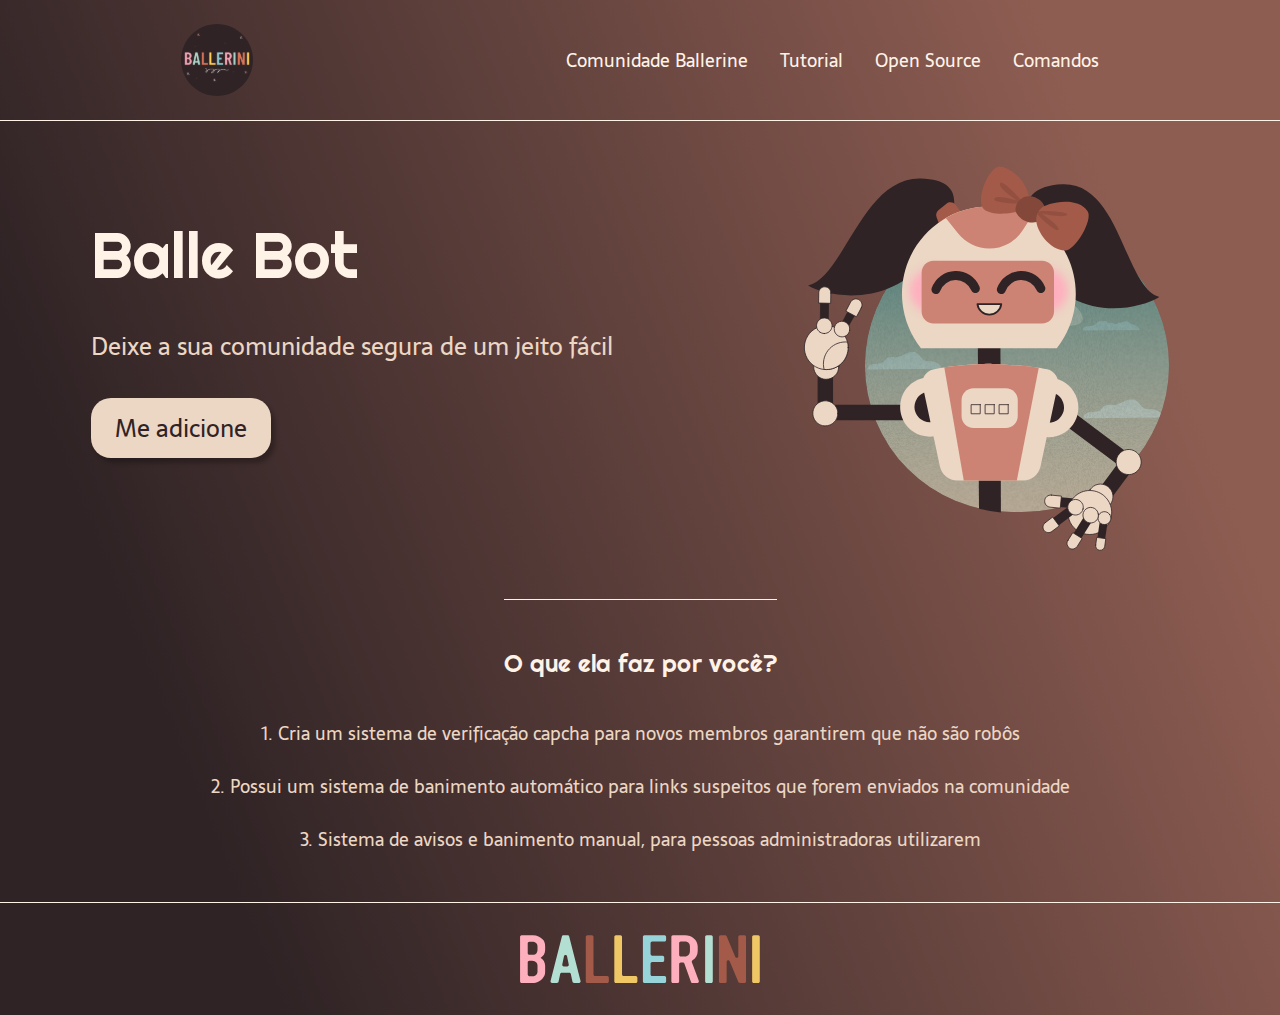
<file: Landing Page - Balle Bot/index.html>
<!DOCTYPE html>
<html lang="pt-BR">
<head>
    <meta charset="UTF-8">
    <meta http-equiv="X-UA-Compatible" content="IE=edge">
    <meta name="viewport" content="width=device-width, initial-scale=1.0">
    <meta name="description" content="Um bot que irá moderar e deixar a sua comunidade de um jeito fácil">
    <title>Balle Bot -  Modere a sua comunidade do Discord</title>

    <link rel="stylesheet" href="style.css">
</head>

<body>
    <header class="cabecalho">
        <img class="cabecalho-imagem" src="./assets/logo.svg" alt="Logo da comunidade Ballerine">
        <nav class="cabecalho-menu">
            <a class="cabecalho-menu-item" href="https://discord.gg/wagxzStdcR" target="_blank">Comunidade Ballerine</a>
            <a class="cabecalho-menu-item">Tutorial</a>
            <a class="cabecalho-menu-item">Open Source</a>
            <a class="cabecalho-menu-item">Comandos</a>
        </nav>
    </header>

    <main class="conteudo">
        <section class="conteudo-principal">
            <div class="conteudo-principal-escrito">
                <h1 class="conteudo-principal-titulo">Balle Bot</h1>
                <h2 class="conteudo-principal-subtitulo">Deixe a sua comunidade segura de um jeito fácil</h2>
                <button class="conteudo-principal-botao">Me adicione</button>
            </div>
            <img class="conteudo-principal-imagem" src="./assets/balleBot.svg" alt="imagem da Balle Bot">
        </section>

        <section class="conteudo-secundario">
            <h3 class="conteudo-secundario-titulo">O que ela faz por você?</h3>
            <p class="conteudo-secundario-paragrafo">1. Cria um <strong>sistema de verificação capcha</strong> para novos membros garantirem que não são robôs</p>
            <p class="conteudo-secundario-paragrafo">2. Possui um <strong>sistema de banimento automático</strong> para links suspeitos que forem enviados na comunidade</p>
            <p class="conteudo-secundario-paragrafo">3. <strong>Sistema de avisos e banimento manual</strong>, para pessoas administradoras utilizarem</p>
        </section>
    </main>

    <footer class="rodape">
        <img class="rodape-imagem" src="./assets/ballerini.svg" alt="">
    </footer>
</body>
</html>
</file>
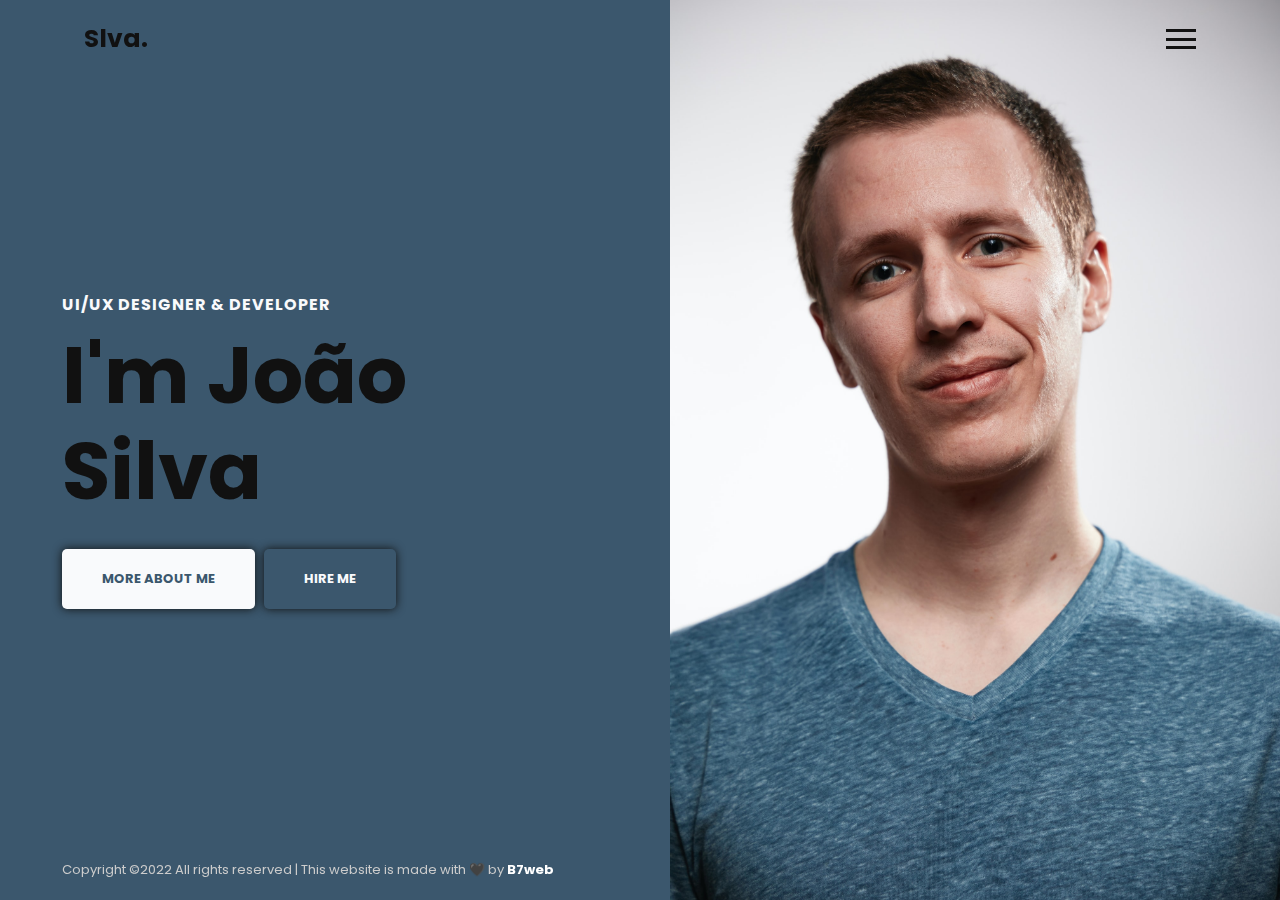
<file: Portfolio/index.html>
<!DOCTYPE html>
<html lang="en">
<head>
  <meta charset="UTF-8">
  <meta http-equiv="X-UA-Compatible" content="IE=edge">
  <meta name="viewport" content="width=device-width, initial-scale=1.0">
  <title>João Silva</title>
  <link rel="stylesheet" href="./assets/css/style.css">
</head>

<body>
  <header>
    <div class="logo">Slva.</div>
    <div class="menu">
      <div class="menu-line"></div>
      <div class="menu-line"></div>
      <div class="menu-line"></div>
    </div>
  </header>

  <section class="container">
    <div class="leftside">
      <div class="info">
        <div class="profession">UI/UX Designer & Developer</div>
        <div class="name">I'm João Silva</div>
        <div class="buttons">
          <a href="">More about me</a>
          <a href="" class="light">Hire me</a>
        </div>

        <div class="footer">
          Copyright ©2022 All rights reserved | This website is made with 🖤 by <a href="http://b7web.com.br">B7web</a>
        </div>
      </div>
    </div>
    <div class="rightside"></div>
  </section>

  <footer>
    
  </footer>
</body>
</html>
</file>
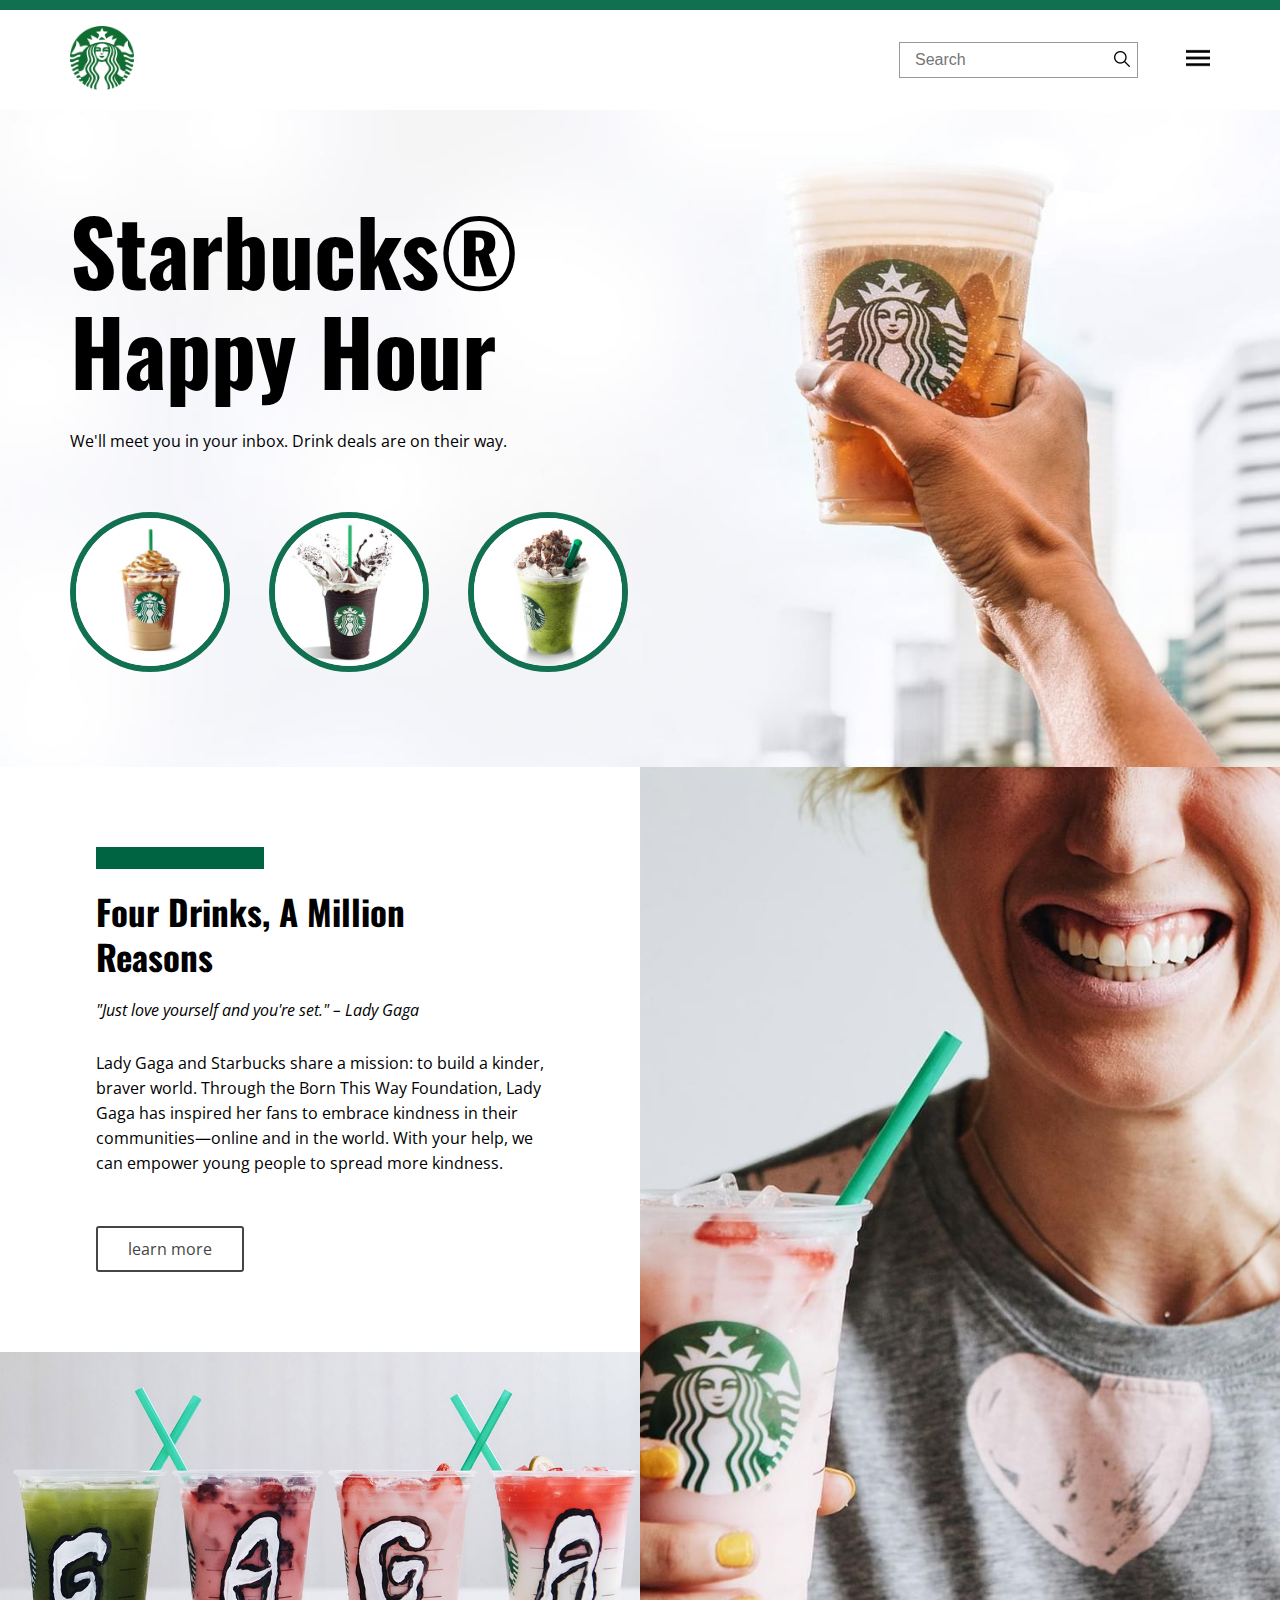
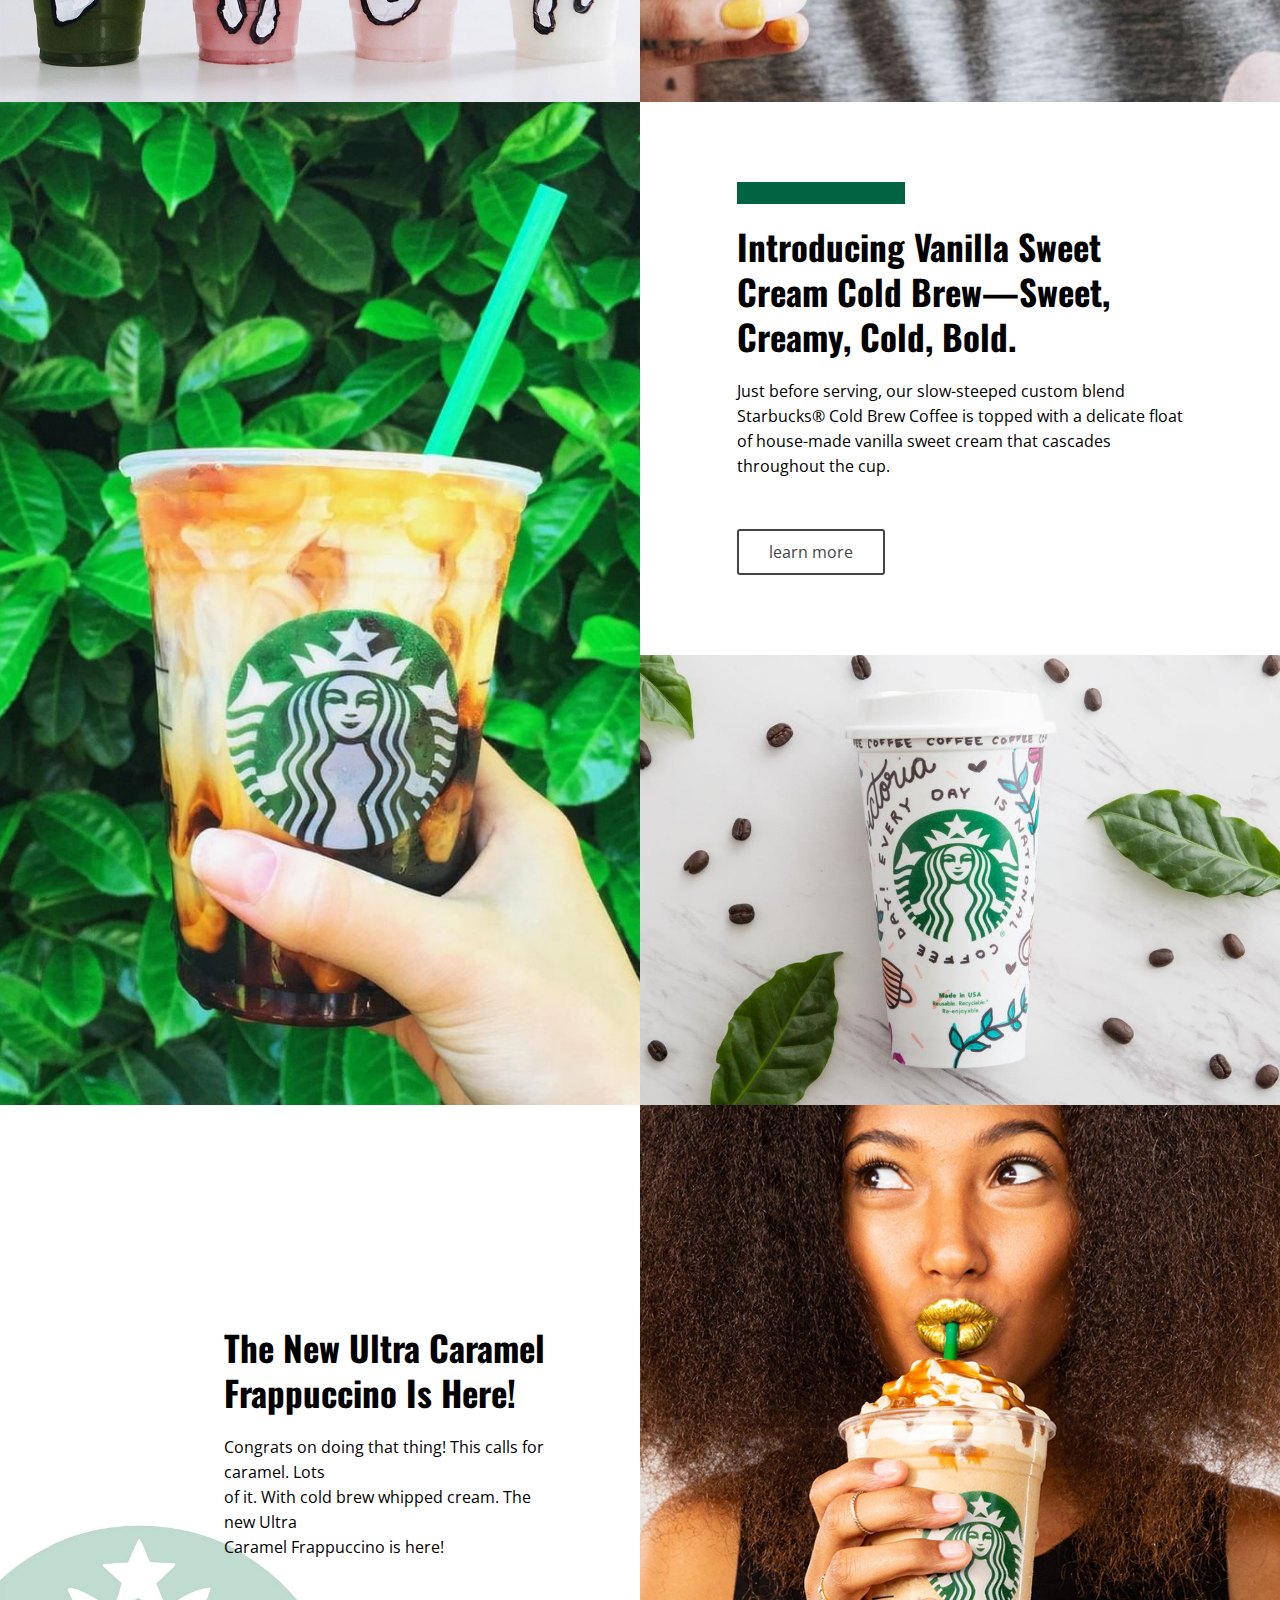
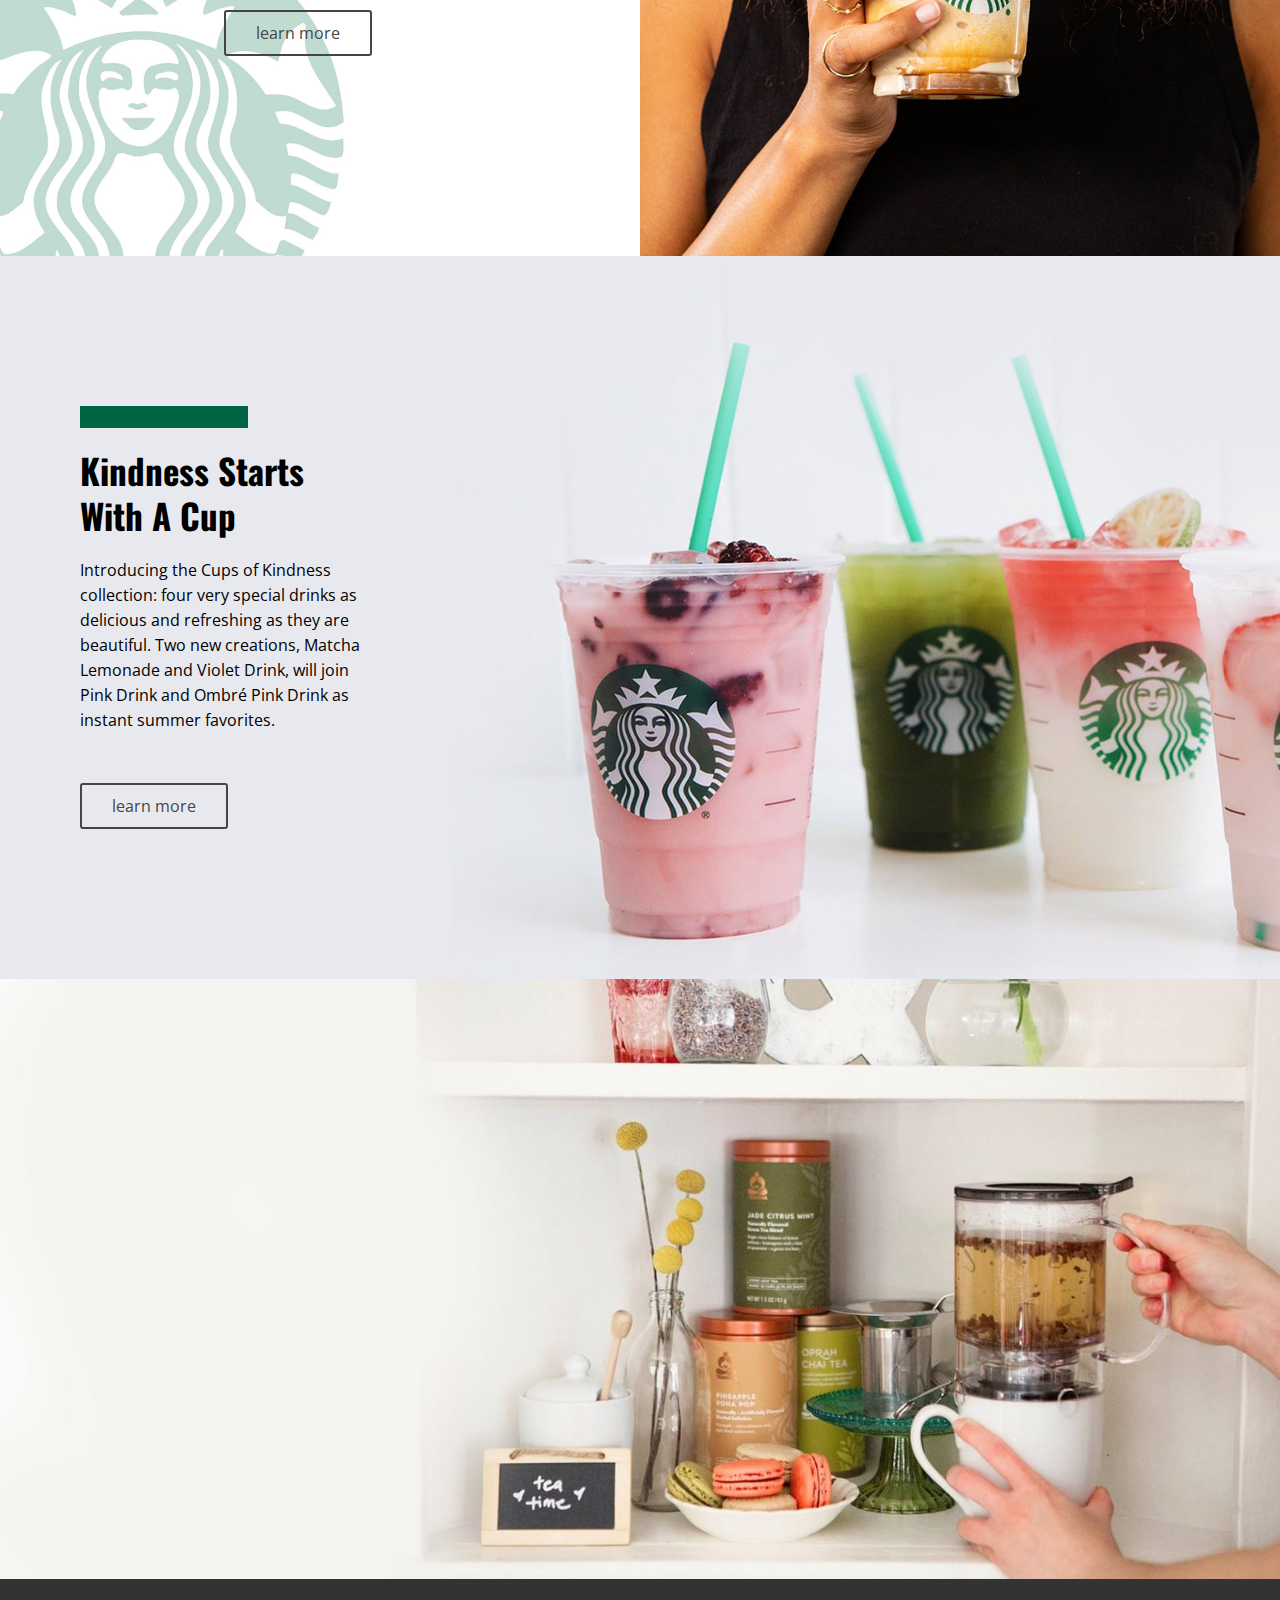
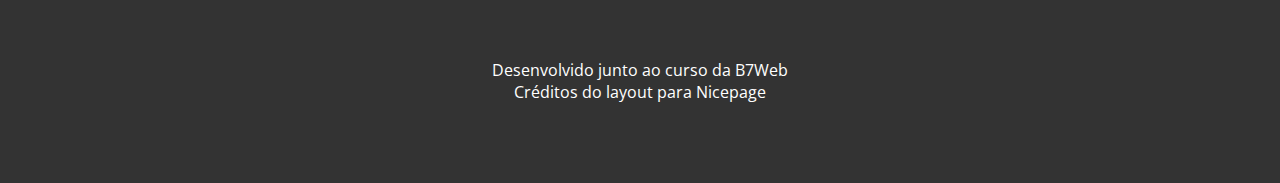
<file: Starbucks/index.html>
<!DOCTYPE html>
<html>

<head>
  <meta charset="UTF-8">
  <meta http-equiv="X-UA-Compatible" content="IE=edge">
  <meta name="viewport" content="width=device-width, initial-scale=1.0">
  <title>Starbucks</title>
  <link rel="stylesheet" href="./assets/css/style.css">
</head>

<body>
  <header>
    <div class="line"></div>
    <div class="container header--area">
      <div class="header-left">
        <a href="/"><img src="./assets/images/logo.png" alt="logo Starbucks"></a>
      </div>
      <div class="header--right">
        <div class="header--search">
          <form>
            <input type="text" nome="search" placeholder="Search">
            <button>
              <img src="./assets/images/loupe.png" alt="loupe">
            </button>
          </form>
        </div>
        <div class="header--menu">
          <img src="./assets/images/menu.png" alt="menu icon">
        </div>
      </div>
    </div>
  </header>

  <section class="banner">
    <div class="container">
      <h1>Starbucks® <br>Happy Hour</h1>
      <span>We'll meet you in your inbox. Drink deals are on their way.</span>
      <div class="banner--images">
        <img src="./assets/images/c1.jpg" alt="">
        <img src="./assets/images/c2.jpg" alt="">
        <img src="./assets/images/c3.jpg" alt="">
      </div>
    </div>
  </section>

  <section class="area1">
    <div class="area1--content">
      <div class="bar"></div>
      <h2>Four Drinks, A Million<br>Reasons </h2>

      <div class="area1--quote">"Just love yourself and you're set." – Lady Gaga</div>
      <div class="area1--text">
        Lady Gaga and Starbucks share a mission: to build a kinder,
        <br>braver world. Through the Born This Way Foundation, Lady
        <br>Gaga has inspired her fans to embrace kindness in their
        <br>communities—online and in the world. With your help, we
        <br>can empower young people to spread more kindness.
      </div>

      <a href="#" class="button">learn more</a>
    </div>
    <div class="area1--img1"></div>
    <div class="area1--img2"></div>
  </section>

  <section class="area2">
    <div class="area2--content">
      <div class="bar"></div>
      <h2>Introducing Vanilla Sweet
        <br>Cream Cold Brew—Sweet,
        <br>Creamy, Cold, Bold.
      </h2>

      <div class="area2--text">
        Just before serving, our slow-steeped custom blend
        <br>Starbucks® Cold Brew Coffee is topped with a delicate float
        <br>of house-made vanilla sweet cream that cascades
        <br>throughout the cup.
      </div>

      <a href="#" class="button">learn more</a>
    </div>
    <div class="area2--img1"></div>
    <div class="area2--img2"></div>
  </section>

  <section class="area3">
    <div class="area3--content">
      <h2>The New Ultra Caramel<br>Frappuccino Is Here!</h2>
      <div class="area3--text">
        Congrats on doing that thing! This calls for caramel. Lots
        <br>of it. With cold brew whipped cream. The new Ultra
        <br>Caramel Frappuccino is here!
      </div>
      <a href="#" class="button">learn more</a>
    </div>
    <div class="area3--img1"></div>
  </section>

  <section class="area4">
    <div class="area4--content">
      <div class="bar"></div>
      <h2>Kindness Starts<br>With A Cup</h2>
      <div class="area4--text">
        Introducing the Cups of Kindness
        collection: four very special drinks as
        delicious and refreshing as they are
        beautiful. Two new creations, Matcha
        Lemonade and Violet Drink, will join Pink
        Drink and Ombré Pink Drink as instant
        summer favorites.
      </div>
      <a href="#" class="button">learn more</a>
    </div>
    <div class="area4--img1"></div>
  </section>

  <section class="area5"></section>

  <footer>
    Desenvolvido junto ao curso da B7Web<br>
    Créditos do layout para Nicepage
  </footer>
</body>

</html>
</file>
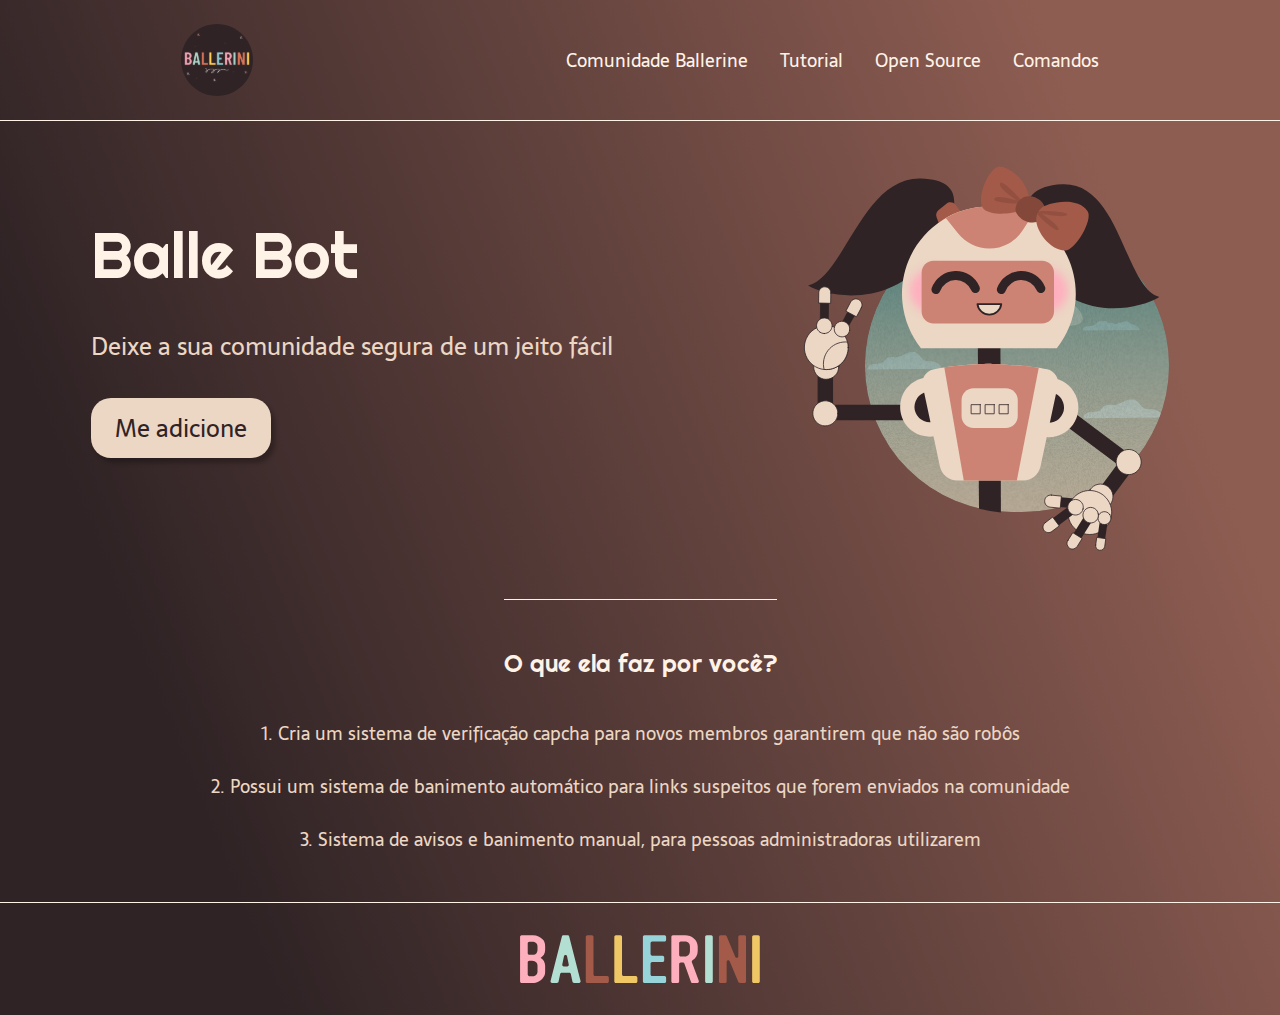
<file: html5_css3/Landing Page - Balle Bot/index.html>
<!DOCTYPE html>
<html lang="pt-BR">
<head>
    <meta charset="UTF-8">
    <meta http-equiv="X-UA-Compatible" content="IE=edge">
    <meta name="viewport" content="width=device-width, initial-scale=1.0">
    <meta name="description" content="Um bot que irá moderar e deixar a sua comunidade de um jeito fácil">
    <title>Balle Bot -  Modere a sua comunidade do Discord</title>

    <link rel="stylesheet" href="style.css">
</head>

<body>
    <header class="cabecalho">
        <img class="cabecalho-imagem" src="logo.svg" alt="Logo da comunidade Ballerine">
        <nav class="cabecalho-menu">
            <a class="cabecalho-menu-item" href="https://discord.gg/wagxzStdcR" target="_blank">Comunidade Ballerine</a>
            <a class="cabecalho-menu-item">Tutorial</a>
            <a class="cabecalho-menu-item">Open Source</a>
            <a class="cabecalho-menu-item">Comandos</a>
        </nav>
    </header>

    <main class="conteudo">
        <section class="conteudo-principal">
            <div class="conteudo-principal-escrito">
                <h1 class="conteudo-principal-titulo">Balle Bot</h1>
                <h2 class="conteudo-principal-subtitulo">Deixe a sua comunidade segura de um jeito fácil</h2>
                <button class="conteudo-principal-botao">Me adicione</button>
            </div>
            <img class="conteudo-principal-imagem" src="balleBot.svg" alt="imagem da Balle Bot">
        </section>

        <section class="conteudo-secundario">
            <h3 class="conteudo-secundario-titulo">O que ela faz por você?</h3>
            <p class="conteudo-secundario-paragrafo">1. Cria um <strong>sistema de verificação capcha</strong> para novos membros garantirem que não são robôs</p>
            <p class="conteudo-secundario-paragrafo">2. Possui um <strong>sistema de banimento automático</strong> para links suspeitos que forem enviados na comunidade</p>
            <p class="conteudo-secundario-paragrafo">3. <strong>Sistema de avisos e banimento manual</strong>, para pessoas administradoras utilizarem</p>
        </section>
    </main>

    <footer class="rodape">
        <img class="rodape-imagem" src="ballerini.svg" alt="">
    </footer>
</body>
</html>
</file>
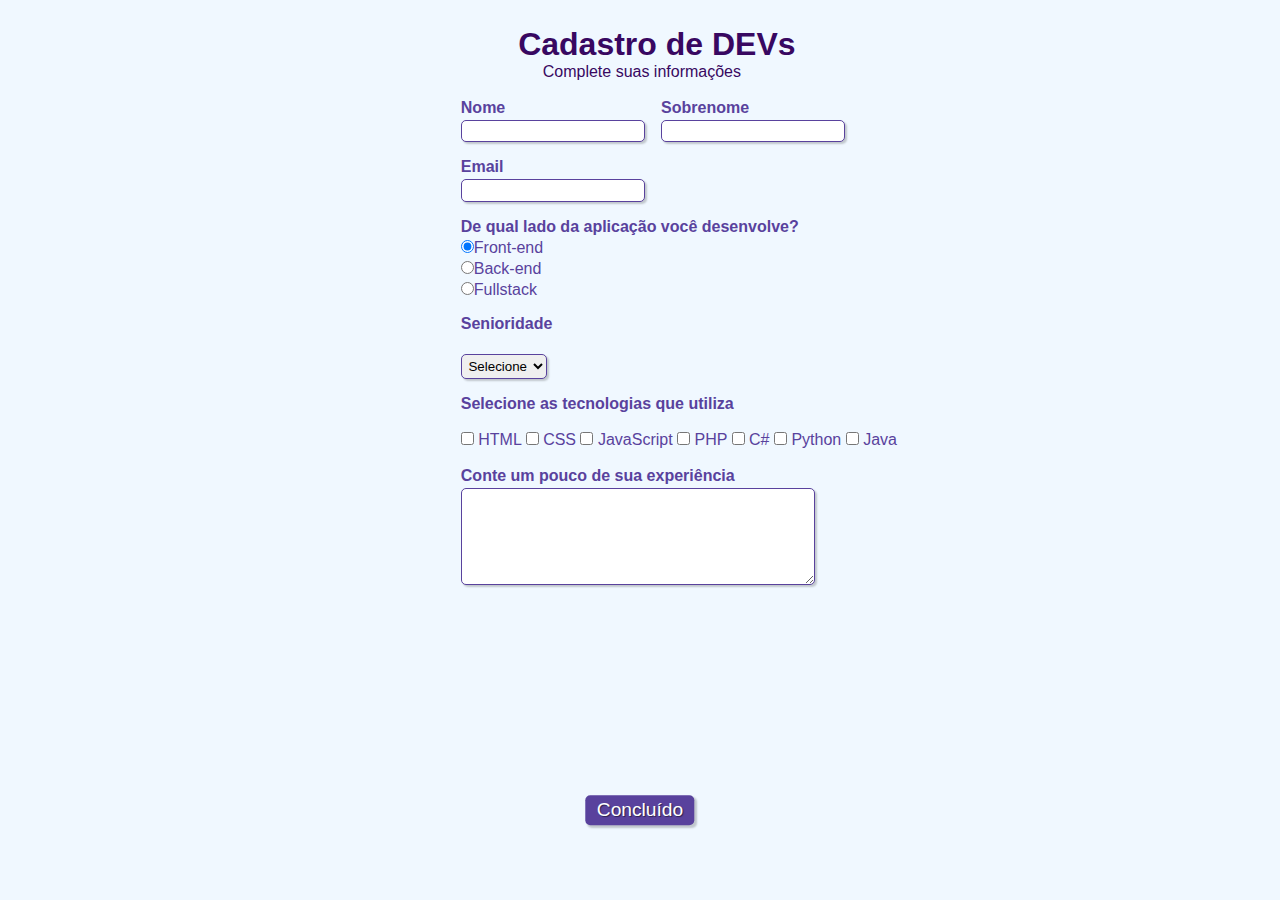
<file: form_dev/form.html>
<!DOCTYPE html>
<html lang="pt-br">
<head>
    <meta charset="UTF-8">
    <meta http-equiv="X-UA-Compatible" content="IE=edge">
    <meta name="viewport" content="width=device-width, initial-scale=1.0">
    <title>cadastro</title>

    <link rel="stylesheet" href="style_form.css">
</head>
<body>
    <div>
        <h1 id="title">Cadastro de DEVs</h1>
        <p id="subtitle">Complete suas informações</p>
        <br>
    </div>

    <form>
        <fieldset class="group">
            <div class="field">
                <label for="name"><strong>Nome</strong></label>
                <input type="text" name="name" id="name" required>
            </div>

            <div class="field">
                <label for="lastName"><strong>Sobrenome</strong></label>
                <input type="text" name="lastName" id="lastName" required>
            </div>
            
        </fieldset>

        <div class="field">
            <label for="email"><strong>Email</strong></label>
            <input type="email" name="email" id="email" required>
        </div>

        <div class="field">
            <label for=""><strong>De qual lado da aplicação você desenvolve?</strong></label>

            <label>
                <input type="radio" name="dev" value="front-end" checked>Front-end 
            </label>
            <label>
                <input type="radio" name="dev" value="back-end">Back-end
            </label>
            <label>
                <input type="radio" name="dev" value="fullstack">Fullstack
            </label>
        </div>

        <div class="field">
            <label for="seniority"><strong>Senioridade</strong></label> <br>
            <select id="seniority">
                <option selected disabled value="">Selecione</option>
                <option value="junior">Junior</option>
                <option value="pleno">Pleno</option>
                <option value="senior">Senior</option>
            </select>
        </div>

        <fieldset class="group">
            <label><strong>Selecione as tecnologias que utiliza</strong></label> <br><br>
            
            <input type="checkbox" name="tecnologia1" id="tecnologia1" value="HTML">
            <label for="tecnologia1">HTML</label>
            <input type="checkbox" name="tecnologia2" id="tecnologia2" value="CSS">
            <label for="tecnologia2">CSS</label>
            <input type="checkbox" name="tecnologia3" id="tecnologia3" value="JavaScript">
            <label for="tecnologia3">JavaScript</label>
            <input type="checkbox" name="tecnologia4" id="tecnologia4" value="PHP">
            <label for="tecnologia4">PHP</label>
            <input type="checkbox" name="tecnologia5" id="tecnologia5" value="C#">
            <label for="tecnologia5">C#</label>
            <input type="checkbox" name="tecnologia6" id="tecnologia6" value="Python">
            <label for="tecnologia6">Python</label>
            <input type="checkbox" name="tecnologia7" id="tecnologia7" value="Java">
            <label for="tecnologia7">Java</label>
        </fieldset>


        <div class="field">
            <br>
            <label><strong>Conte um pouco de sua experiência</strong></label>
            <textarea rows="6" style="width: 26em" name="experience" id="experience"></textarea>
        </div>

        <button class="button" type="submit">Concluído</button>
    </form>

</body>
</html>
</file>
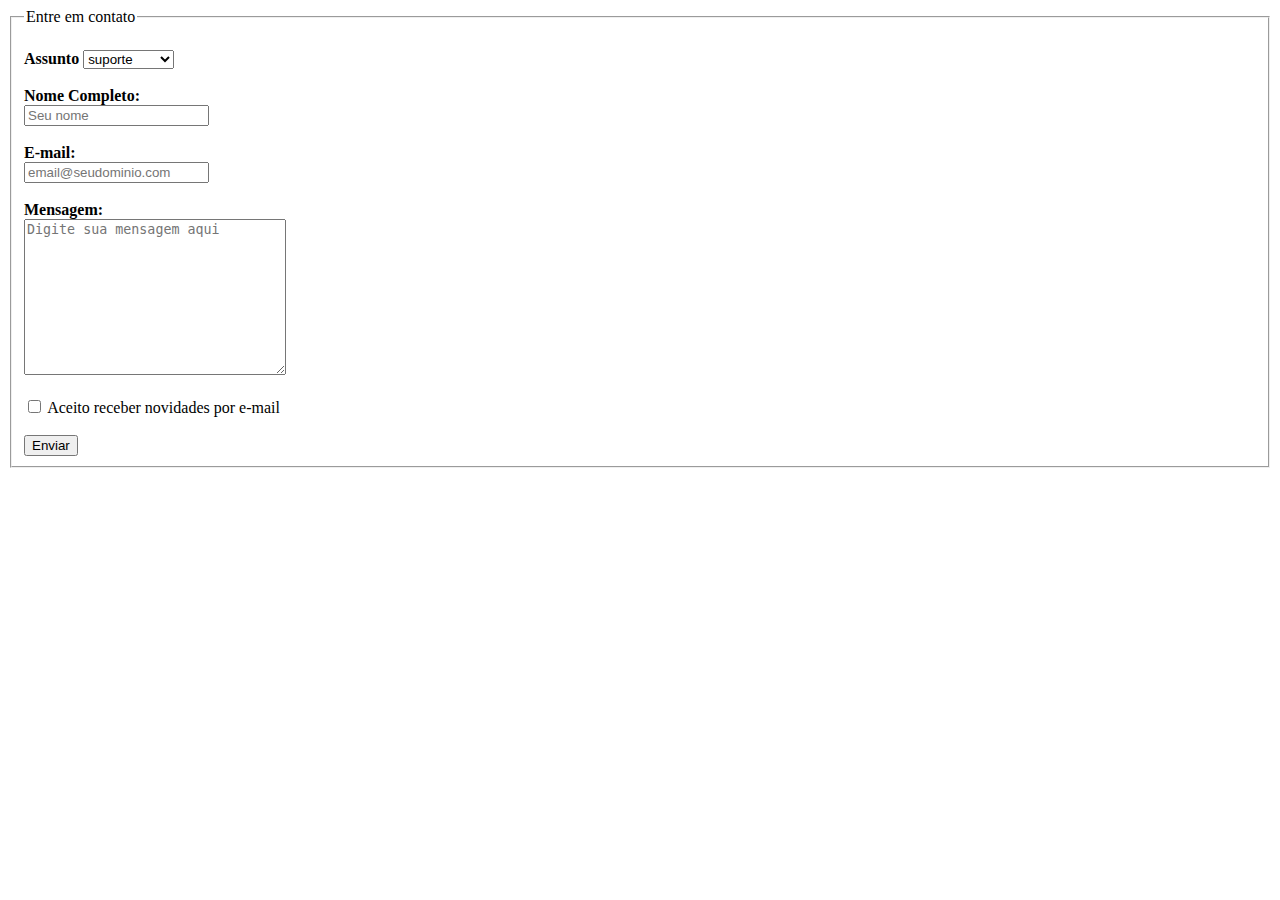
<file: html/form_contact.html>
<!DOCTYPE html>
<html lang="en">
<head>
    <meta charset="UTF-8">
    <meta http-equiv="X-UA-Compatible" content="IE=edge">
    <meta name="viewport" content="width=device-width, initial-scale=1.0">
    <title>Formulário de contato</title>
</head>
<body>
    
    <form action="./form_contact.html">
        <fieldset>
            <legend>Entre em contato</legend>
            <br>

            <div>
                <label for="assunto"><strong>Assunto</strong></label>
                <select name="assunto" id="assunto">
                    <option value="suporte">suporte</option>
                    <option value="sugestão">sugestão</option>
                    <option value="reclamação">reclamação</option>
                </select>
            </div>
            <br>

            <div>
                <label for="nome"><strong>Nome Completo:</strong></label>
                <br>
                <input type="text" name="nome" id="nome" placeholder="Seu nome">
            </div>
            <br>

            <div>
                <label for="email"><strong>E-mail:</strong></label>
                <br>
                <input type="email" name="email" id="email" placeholder="email@seudominio.com">
            </div>
            <br>

            <div>
                <label for="mensagem"><strong>Mensagem:</strong></label>
                <br>
                <textarea name="mensagem" id="mensagem" cols="30" rows="10" placeholder="Digite sua mensagem aqui"></textarea>
            </div>
            <br>

            <div>
                <input type="checkbox" name="aceito" id="aceito">
                <label for="aceito">Aceito receber novidades por e-mail</label>
            </div>
            <br>

            <input type="submit" value="Enviar">            

        </fieldset>
    </form>

</body>
</html>
</file>
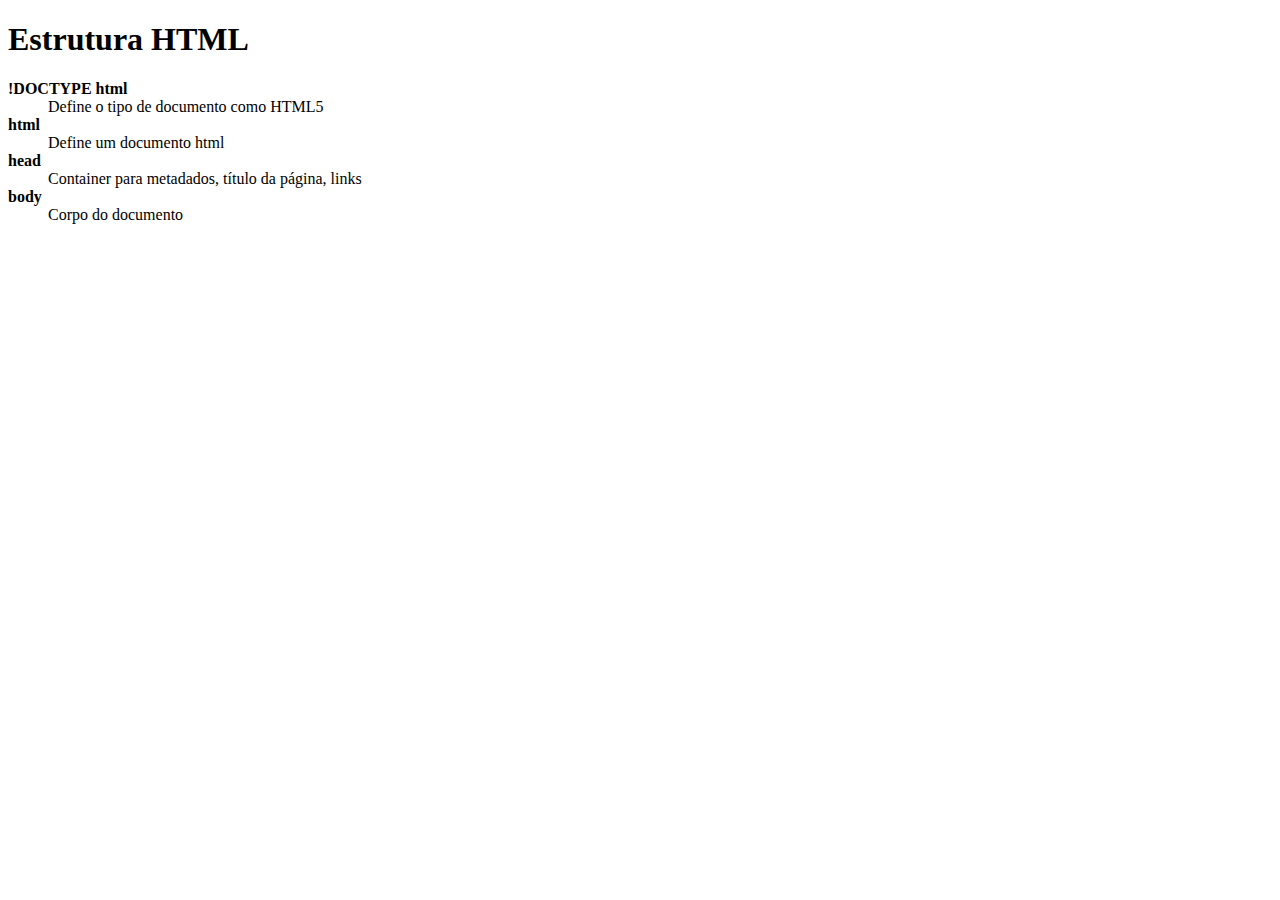
<file: html/glossary.html>
<!DOCTYPE html>
<html lang="en">
<head>
    <meta charset="UTF-8">
    <meta http-equiv="X-UA-Compatible" content="IE=edge">
    <meta name="viewport" content="width=device-width, initial-scale=1.0">
    <title>Glossário</title>
</head>
<body>
    <h1>Estrutura HTML</h1>

    <dl>
        <dt><strong>!DOCTYPE html</strong></dt>
        <dd>Define o tipo de documento como HTML5<dd>

        <dt><strong>html</strong></dt>
        <dd>Define um documento html</dd>

        <dt><strong>head</strong></dt>
        <dd>Container para metadados, título da página, links</dd>

        <dt><strong>body</strong></dt>
        <dd>Corpo do documento</dd>
    </dl>
</body>
</html>
</file>
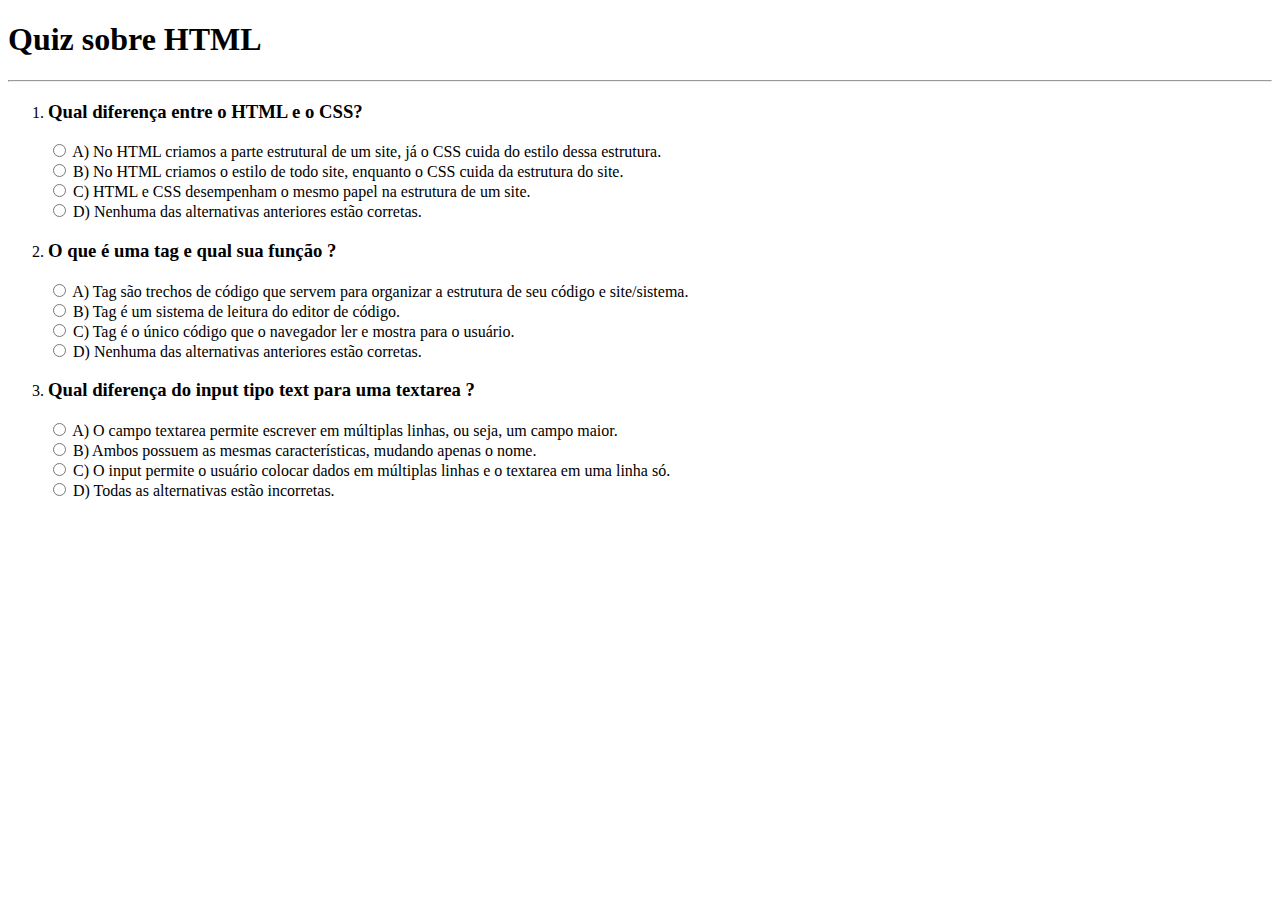
<file: html/quiz.html>
<!DOCTYPE html>
<html lang="en">

<head>
    <meta charset="UTF-8">
    <meta http-equiv="X-UA-Compatible" content="IE=edge">
    <meta name="viewport" content="width=device-width, initial-scale=1.0">
    <title>Quiz</title>
</head>

<body>

    <h1>Quiz sobre HTML</h1>
    <hr>

    <form action="">

        <ol>
            <li>
                <h3>Qual diferença entre o HTML e o CSS?</h3>

                <div>
                    <input type="radio" name="question-1" id="question-1-a" value="A">
                    <label for="question-1-a">A) No HTML criamos a parte estrutural de um site, já o CSS cuida do estilo
                        dessa estrutura.</label>
                </div>

                <div>
                    <input type="radio" name="question-1" id="question-1-b" value="B">
                    <label for="question-1-b">B) No HTML criamos o estilo de todo site, enquanto o CSS cuida da
                        estrutura do site.</label>
                </div>

                <div>
                    <input type="radio" name="question-1" id="question-1-c" value="C">
                    <label for="question-1-c">C) HTML e CSS desempenham o mesmo papel na estrutura de um site.</label>
                </div>

                <div>
                    <input type="radio" name="question-1" id="question-1-d" value="D">
                    <label for="question-1-d">D) Nenhuma das alternativas anteriores estão corretas.</label>
                </div>
            </li>

            <li>
                <h3>O que é uma tag e qual sua função ?</h3>

                <div>
                    <input type="radio" name="question-2" id="question-2-a" value="A">
                    <label for="question-2-a">A) Tag são trechos de código que servem para organizar a estrutura de seu
                        código e site/sistema.</label>
                </div>

                <div>
                    <input type="radio" name="question-2" id="question-2-b" value="B">
                    <label for="question-2-b">B) Tag é um sistema de leitura do editor de código.</label>
                </div>

                <div>
                    <input type="radio" name="question-2" id="question-2-c" value="C">
                    <label for="question-2-c">C) Tag é o único código que o navegador ler e mostra para o
                        usuário.</label>
                </div>

                <div>
                    <input type="radio" name="question-2" id="question-2-d" value="D">
                    <label for="question-2-d">D) Nenhuma das alternativas anteriores estão corretas.</label>
                </div>
            </li>

            <li>
                <h3>Qual diferença do input tipo text para uma textarea ?</h3>

                <div>
                    <input type="radio" name="question-3" id="question-3-a" value="A">
                    <label for="question-3-a">A) O campo textarea permite escrever em múltiplas linhas, ou seja, um
                        campo maior.</label>
                </div>

                <div>
                    <input type="radio" name="question-3" id="question-3-b" value="B">
                    <label for="question-3-b">B) Ambos possuem as mesmas características, mudando apenas o nome.</label>
                </div>

                <div>
                    <input type="radio" name="question-3" id="question-3-c" value="C">
                    <label for="question-3-c">C) O input permite o usuário colocar dados em múltiplas linhas e o
                        textarea em uma linha só.</label>
                </div>

                <div>
                    <input type="radio" name="question-3" id="question-3-d" value="D">
                    <label for="question-3-d">D) Todas as alternativas estão incorretas.</label>
                </div>
            </li>
        </ol>

    </form>

</body>

</html>
</file>
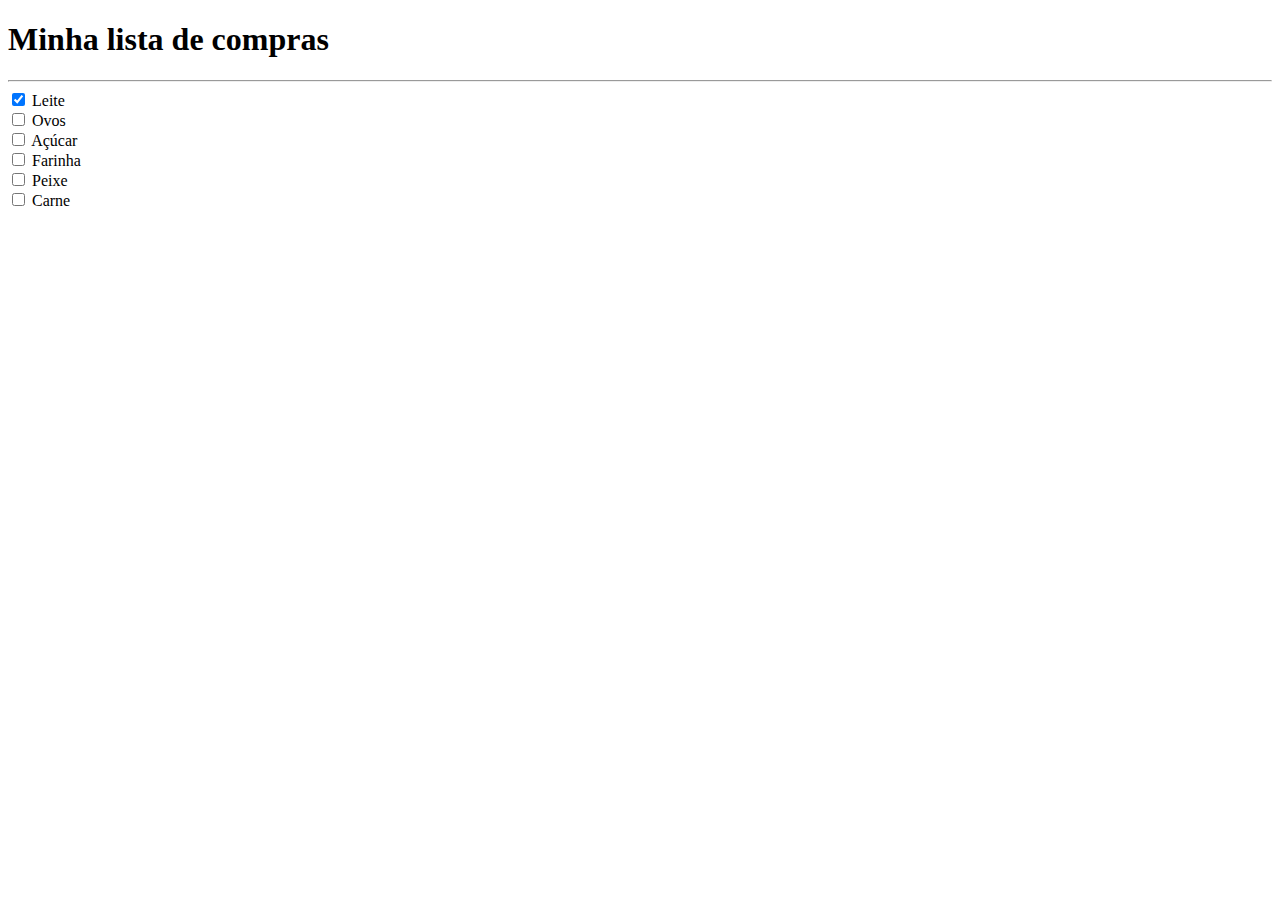
<file: html/shopping-list.html>
<!DOCTYPE html>
<html lang="en">

<head>
    <meta charset="UTF-8">
    <meta http-equiv="X-UA-Compatible" content="IE=edge">
    <meta name="viewport" content="width=device-width, initial-scale=1.0">
    <title>Lista de compras</title>
</head>

<body>

    <h1>Minha lista de compras</h1>
    <hr>

    <div>
        <input type="checkbox" name="leite" id="leite" checked>
        <label for="leite">Leite</label>
    </div>

    <div>
        <input type="checkbox" name="ovos" id="ovos">
        <label for="ovos">Ovos</label>
    </div>

    <div>
        <input type="checkbox" name="sugar" id="sugar">
        <label for="sugar">Açúcar</label>
    </div>

    <div>
        <input type="checkbox" name="farinha" id="farinha">
        <label for="farinha">Farinha</label>
    </div>

    <div>
        <input type="checkbox" name="peixe" id="peixe">
        <label for="peixe">Peixe</label>
    </div>

    <div>
        <input type="checkbox" name="carne" id="carne">
        <label for="carne">Carne</label>
    </div>

</body>

</html>
</file>
<file: Landing Page - Balle Bot/style.css>
@import url('https://fonts.googleapis.com/css2?family=Righteous&family=Sarala:wght@400;700&display=swap');

* {
    padding: 0;
    margin: 0;
    box-sizing: border-box;
    text-decoration: none;
}

body {
    font-size: 100%;
    background: linear-gradient(68.15deg, #2F2325 16.62%, #8E5D52 85.61%);
}

.cabecalho {
    display: flex;
    flex-direction: row;
    align-items: center;
    justify-content: space-around;
    padding: 24px;
}

.cabecalho-imagem {
    height: 72px;
}

.cabecalho-menu {
    display: flex;
    gap: 32px;
}

.cabecalho-menu-item {
    font-family: 'Sarala', sans-serif;
    color: #FFF2E7;
    font-weight: 400;
    font-size: 18px;
}

.cabecalho-menu-item:hover {
    color:  rgba(236, 214, 196, 0.53);
    cursor: pointer;
}

.conteudo {
    border-top: 0.4px solid #FFF2E7;
    margin-bottom: 48px;
}

.conteudo-principal {
    display: flex;
    flex-direction: row;
    align-items: center;
    justify-content: space-around;
}

.conteudo-principal-escrito {
    display: flex;
    flex-direction: column;
    gap: 32px;
}

.conteudo-principal-titulo {
    font-family: 'Righteous', cursive;
    font-weight: 400;
    font-size: 64px;
    color: #FFF2E7;
}

.conteudo-principal-subtitulo {
    font-family: 'Sarala', sans-serif;
    font-weight: 400;
    font-size: 24px;
    color: #ECD6C4;
}

.conteudo-principal-botao {
    background-color: #ECD6C4;
    width: 180px;
    height: 60px;
    border: none;
    box-shadow: 4px 5px 4px rgba(0, 0, 0, 0.25);
    border-radius: 20px;
    font-family: 'Sarala', sans-serif;
    font-weight: 400;
    font-size: 24px;
    color: #2F2325;
}

.conteudo-principal-botao:hover {
    background-color:  rgba(236, 214, 196, 0.53);
    cursor: pointer;
}

.conteudo-principal-imagem {
    height: 430px;
}

.conteudo-secundario {
    display: flex;
    flex-direction: column;
    align-items: center;
    gap: 24px;
    margin-top: 48px;
}

.conteudo-secundario-titulo {
    border-top: 0.4px solid #FFF2E7;
    padding-top: 48px;
    font-family: 'Righteous', cursive;
    font-weight: 400;
    font-size: 24px;
    color: #FFF2E7;
    margin-bottom: 16px;
}

.conteudo-secundario-paragrafo {
    font-family: 'Sarala', sans-serif;
    font-weight: 300;
    font-size: 18px;
    color: #ECD6C4;
}

.rodape {
    padding: 32px;
    border-top: 0.4px solid #FFF2E7;
}

.rodape-imagem {
    height: 48px;
    display: block;
    margin: 0 auto;
}
</file>
<file: Portfolio/assets/css/style.css>
@import url('https://fonts.googleapis.com/css2?family=Poppins:wght@400;600;700&display=swap');

body {
  margin: 0;
  font-family: 'Poppins', sans-serif;
}

/* ===== HEADER ================================= */
header {
  display: flex;
  justify-content: space-between;
  align-items: center;
  padding: 20px;
  position: fixed;
  left: 5%;
  right: 5%;
  top: 0;
}

header .logo {
  font-size: 25px;
  font-weight: bold;
  color: #111;
}

header .menu {
  width: 30px;
  height: 20px;
  display: flex;
  flex-direction: column;
  justify-content: space-between;
}

header .menu-line {
  height: 3px;
  background-color: #111;
}

/* ===== SECTION ===================================== */
.container {
  display: flex;
  height: 100vh;
}

.container .leftside {
  flex: 1;
  background-color: #3B576D;
  display: flex;
  align-items: center;
  justify-content: center;
  padding: 0 30px;
}

.container .rightside {
  flex: 1;
  background-image: url(../images/hero.jpg);
  background-position: center;
  background-size: cover;
}

.container .info .profession {
  font-weight: bold;
  text-transform: uppercase;
  font-size: 16px;
  letter-spacing: 1px;
  color: #f9fafc;
}

.container .info .name {
  font-weight: bold;
  font-size: 80px;
  line-height: 1.2;
  margin-top: 10px;
  margin-bottom: 30px;
  color: #111;
}

.container .info .buttons a {
  display: inline-block;
  background-color: #f9fafc;
  color: #3B576D;
  padding: 20px 40px;
  font-size: 13px;
  text-decoration: none;
  text-transform: uppercase;
  font-weight: bold;
  box-shadow: 0px 0px 10px #111;
  border-radius: 5px;
}

.container .info .buttons a.light {
  color: #f9fafc;
  background-color: #3B576D;
  margin-left: 5px;
}

.container .info .buttons a:hover {
  opacity: 0.8;
}

.container .info .footer {
  position: fixed;
  bottom: 20px;
  color: #CCC;
  font-size: 13px;
}

.footer a {
  color: #fff;
  font-weight: bold;
  text-decoration: none;
}

/* ===== RESPONSITY ======================= */
@media (min-width: 1187px) {
  .container .info .name {
    max-width: 546px;
  }
}

@media (min-width:571px) and (max-width: 999px) {
  .container .leftside {
    position: fixed;
    height: 100vh;
    width: 100%;
    background-color: transparent;
    text-align: center;
    padding: 0;
  }

  .container .info .footer {
    color: #f9fafc;
  }
}

@media (max-width: 750px) {
  .container .info .name {
    font-size: 50px;
  }

  .container .info .footer {
    left: 0;
    right: 0;
  }
}


@media (max-width: 570px) {
  header {
    position: initial;
    background-color: #3B576D;
  }

  header .logo {
    color: #f9fafc;
  }
  
  header .menu-line {
    background-color: #f9fafc;
  }

   .container {
    flex-direction: column;
  }

  .container .leftside {
    flex: none;
    padding: 20px 30px;
    text-align: center;
  }
  
  .container .info .profession {
    font-size: 13px;
  }
  
  .container .info .name {
    font-size: 30px;
  }

  .container .info .buttons a {
    display: block;
    margin-right: 0;
    margin-left: 0;
  }
  .container .info .buttons a.light {
    margin-top: 10px;
    margin-left: 0;
  }

  .container .info .footer {
    color: #f9fafc;
  }

}
</file>
<file: Starbucks/assets/css/style.css>
@import url('https://fonts.googleapis.com/css2?family=Open+Sans:ital@0;1&family=Oswald:wght@400;700&display=swap');

body {
  font-family: 'Open Sans', sans-serif;
  margin: 0;
}

header .line {
  background-color: #117050;
  height: 10px;
}

.container {
  max-width: 1140px;
  margin: auto;
}

.bar {
  background-color: #006341;
  width: 168px;
  height: 22px;
}

h1 {
  font-family: 'Oswald', sans-serif;
  font-weight: bold;
  font-size: 90px;
  line-height: 100px;
  margin: 0;
  margin-bottom: 30px;
}

h2 {
  font-family: 'Oswald', sans-serif;
  font-weight: bold;
  font-size: 35px;
  line-height: 45px;
  margin: 20px 0;
}

.button {
  display: inline-block;
  border: 2px solid #454545;
  padding: 10px 30px;
  border-radius: 3px;
  color: #454545;
  text-decoration: none;
}

.button:hover {
  color: #FFF;
  background-color: #454545;
}



/* ===== HEADER =============================== */
.header--area {
  display: flex;
  justify-content: space-between;
  align-items: center;
  height: 100px;
}

.header-left img {
  width: 64px;
  height: 64px;
}

.header--right {
  display: flex;
  align-items: center;
  cursor: pointer;
}

.header--search form {
  display: flex;
}

.header--search input {
  font-size: 16px;
  padding: 8px 15px;
  border: 1px solid #999;
  outline: 0;
  width: 100%;
  max-width: 250px;
}

.header--search button {
  border: 0;
  background: transparent;
  margin-left: -30px;
  cursor: pointer;
}

.header--search button img {
  width: 16px;
  height: 16px;
}

.header--menu {
  margin-left: 50px;
}

.header--menu img {
  width: 24px;
  height: 24px;
}

/* ===== BANNER ========================== */
.banner {
  background-image: url("../images/bg.jpg");
  background-position: center;
  background-size: cover;
  padding-top: 90px;
  padding-bottom: 90px;
}

.banner--images {
  margin-top: 60px;
}

.banner--images img {
  width: 148px;
  height: 148px;
  border: 6px solid #117050;
  border-radius: 50%;
  margin-right: 35px;
}

/* ===== AREA1 ============================== */
.area1 {
  display: grid;
  grid-template-columns: repeat(2, 1fr);
}

.area1--content {
  padding: 80px;
  margin: auto;
}

.area1--quote {
  margin-bottom: 30px;
  font-style: italic;
}

.area1--text {
  margin-bottom: 50px;
  line-height: 25px;
}

.area1--img1 {
  height: 350px;
  background-image: url("../images/f2.jpg");
  background-position: center;
  background-size: cover;
}

.area1--img2 {
  background-image: url("../images/f1.jpg");
  background-position: center;
  background-size: cover;
  grid-column: 2 / 3;
  grid-row: 1 / 3;
}

/* ===== AREA2 ================================= */
.area2 {
  display: grid;
  grid-template-columns: repeat(2, 1fr);
}

.area2--content {
  padding: 80px;
  margin: auto;
}

.area2--quote {
  margin-bottom: 30px;
  font-style: italic;
}

.area2--text {
  margin-bottom: 50px;
  line-height: 25px;
}

.area2--img1 {
  height: 450px;
  background-image: url("../images/f4.jpg");
  background-position: center;
  background-size: cover;
}

.area2--img2 {
  background-image: url("../images/f3.jpg");
  background-position: center;
  background-size: cover;
  grid-column: 1 / 2;
  grid-row: 1 / 3;
}

/* ===== AREA3 ================================ */
.area3 {
  display: grid;
  grid-template-columns: repeat(2, 1fr);
}

.area3--content {
  padding: 200px 80px;
  background-image: url("../images/bg2.jpg");
  background-position: left;
  background-size: cover;
}

.area3--text {
  margin-bottom: 50px;
  line-height: 25px;
}

.area3--img1 {
  background-image: url("../images/f5.jpg");
  background-position: center;
  background-size: cover;
}

.area3--content h2,
.area3--content .area3--text,
.area3--content .button {
  margin-left: 30%;
}

/* ===== AREA4 ============================ */
.area4 {
  display: grid;
  grid-template-columns: 450px 1fr;
  background-color: #e8e9ee;
}

.area4--content {
  padding: 150px 80px;
}

.area4--text {
  margin-bottom: 50px;
  line-height: 25px;
}

.area4--img1 {
  background-image: url("../images/bg3.jpg");
  background-position: left;
}

.area5 {
  background-image: url("../images/bg4.jpg");
  background-position: center;
  background-size: cover;
  height: 600px;
}

footer {
  background-color: #333;
  color: #FFF;
  padding: 80px;
  text-align: center;
}

@media (min-width: 769px) and (max-width: 1140px) {
  .container {
    padding-left: 20px;
    padding-right: 20px;
  }
}

@media (max-width: 768px) {
  .container {
    padding-left: 20px;
    padding-right: 20px;
  }

  .banner--images img {
    width: 100px;
    height: 100px;
    border: 3px solid #117050;
    border-radius: 50%;
    margin-right: 10px;
  }

  .area1 {
    grid-template-columns: 3fr 2fr;
  }

  .area2 {
    grid-template-columns: 2fr 3fr;
  }

  .area3 {
    grid-template-columns: 3fr 2fr;
  }
}

@media (min-width: 426px) and  (max-width: 480px) {
  .container {
    padding-left: 20px;
    padding-right: 20px;
  }

  .header--menu {
    margin-left: 20px;
  }

  .header--search input {
    max-width: 80px;
  }

  h1 {
    font-size: 50px;
    line-height: 50px;
  }

  h2 {
    font-size: 25px;
    line-height: 30px;
  }

  .banner--images img {
    width: 70px;
    height: 70px;
    border: 3px solid #117050;
    border-radius: 50%;
    margin-right: 10px;
  }

  .area1,
  .area2,
  .area3,
  .area4 {
    grid-template-columns: 1fr;
  }

  .area1--content,
  .area2--content,
  .area3--content,
  .area4--content {
    padding: 40px;
  }

}

@media (max-width: 425px) {
  .container {
    padding-left: 20px;
    padding-right: 20px;
  }

  .header--menu {
    margin-left: 20px;
  }

  .header--search input {
    max-width: 80px;
  }

  h1 {
    font-size: 50px;
    line-height: 50px;
  }

  h2 {
    font-size: 25px;
    line-height: 30px;
  }

  .banner--images img {
    width: 70px;
    height: 70px;
    border: 3px solid #117050;
    border-radius: 50%;
    margin-right: 10px;
  }

  .area1,
  .area2,
  .area3,
  .area4 {
    grid-template-columns: 1fr;
  }

  .area1--content,
  .area2--content,
  .area3--content,
  .area4--content {
    padding: 40px;
  }

  .area5 {
    height: 200px;
  }

  footer {
    font-size: 12px;
    padding: 40px 20px;
  }
}
</file>
<file: html5_css3/Landing Page - Balle Bot/style.css>
@import url('https://fonts.googleapis.com/css2?family=Righteous&family=Sarala:wght@400;700&display=swap');

* {
    padding: 0;
    margin: 0;
    box-sizing: border-box;
    text-decoration: none;
}

body {
    font-size: 100%;
    background: linear-gradient(68.15deg, #2F2325 16.62%, #8E5D52 85.61%);
}

.cabecalho {
    display: flex;
    flex-direction: row;
    align-items: center;
    justify-content: space-around;
    padding: 24px;
}

.cabecalho-imagem {
    height: 72px;
}

.cabecalho-menu {
    display: flex;
    gap: 32px;
}

.cabecalho-menu-item {
    font-family: 'Sarala', sans-serif;
    color: #FFF2E7;
    font-weight: 400;
    font-size: 18px;
}

.cabecalho-menu-item:hover {
    color:  rgba(236, 214, 196, 0.53);
    cursor: pointer;
}

.conteudo {
    border-top: 0.4px solid #FFF2E7;
    margin-bottom: 48px;
}

.conteudo-principal {
    display: flex;
    flex-direction: row;
    align-items: center;
    justify-content: space-around;
}

.conteudo-principal-escrito {
    display: flex;
    flex-direction: column;
    gap: 32px;
}

.conteudo-principal-titulo {
    font-family: 'Righteous', cursive;
    font-weight: 400;
    font-size: 64px;
    color: #FFF2E7;
}

.conteudo-principal-subtitulo {
    font-family: 'Sarala', sans-serif;
    font-weight: 400;
    font-size: 24px;
    color: #ECD6C4;
}

.conteudo-principal-botao {
    background-color: #ECD6C4;
    width: 180px;
    height: 60px;
    border: none;
    box-shadow: 4px 5px 4px rgba(0, 0, 0, 0.25);
    border-radius: 20px;
    font-family: 'Sarala', sans-serif;
    font-weight: 400;
    font-size: 24px;
    color: #2F2325;
}

.conteudo-principal-botao:hover {
    background-color:  rgba(236, 214, 196, 0.53);
    cursor: pointer;
}

.conteudo-principal-imagem {
    height: 430px;
}

.conteudo-secundario {
    display: flex;
    flex-direction: column;
    align-items: center;
    gap: 24px;
    margin-top: 48px;
}

.conteudo-secundario-titulo {
    border-top: 0.4px solid #FFF2E7;
    padding-top: 48px;
    font-family: 'Righteous', cursive;
    font-weight: 400;
    font-size: 24px;
    color: #FFF2E7;
    margin-bottom: 16px;
}

.conteudo-secundario-paragrafo {
    font-family: 'Sarala', sans-serif;
    font-weight: 300;
    font-size: 18px;
    color: #ECD6C4;
}

.rodape {
    padding: 32px;
    border-top: 0.4px solid #FFF2E7;
}

.rodape-imagem {
    height: 48px;
    display: block;
    margin: 0 auto;
}
</file>
<file: form_dev/style_form.css>
* {
    margin: 0;
    padding: 0;
}

#title {
    font-family: sans-serif;
    color: #380861;
    margin-left: 7%;
}

#subtitle {
    font-family: sans-serif;
    color: #380861;
    margin-left: 10%;
}

fieldset {
    border: 0;
}

body {
    background-color: #f0f8ff;
    font-family: sans-serif;
    font-size: 1em;
    color: #59429d;
    margin-left: 36%;
    margin-top: 2%;
    justify-content: center;
}

input, select, textarea, button {
    border-radius: 5px;
}

.field {
    margin-bottom: 1em;
}

.field label {
    margin-bottom: 0.2em;
    color: #59429d;
    display: block;
}

fieldset.group .field {
    float: left;
    margin-right: 1em;
}

.field input[type="text"], .field input[type="email"], .field select, .field textarea {
    padding: 0.2em;
    border: 1px solid #59429d;
    box-shadow: 2px 2px 2px rgba(0,0,0,0.2);
    display: block;
}

.field select option {
    padding-right: 1em;
}

.field input:focus, .field select:focus, .field textarea:focus {
    background: #e0e0f8;
}

.button {
    font-size: 1.2em;
    background: #59429d;
    border: 0;
    margin-bottom: 1em;
    color: #fff;
    padding: 0.2em 0.6em;
    box-shadow: 2px 2px 2px rgba(0,0,0,0.2);
    text-shadow: 1px 1px 1px rgba(0,0,0,0.5);
    position: absolute;
    top: 90%;
    left: 50%;
    margin-right: -50%;
    transform: translate(-50%, -50%);
}

.button:hover {
    background: #ccbbff;
    box-shadow: inset 2px 2px 2px rgba(0,0,0,0.2);
    text-shadow: none;
}
</file>
